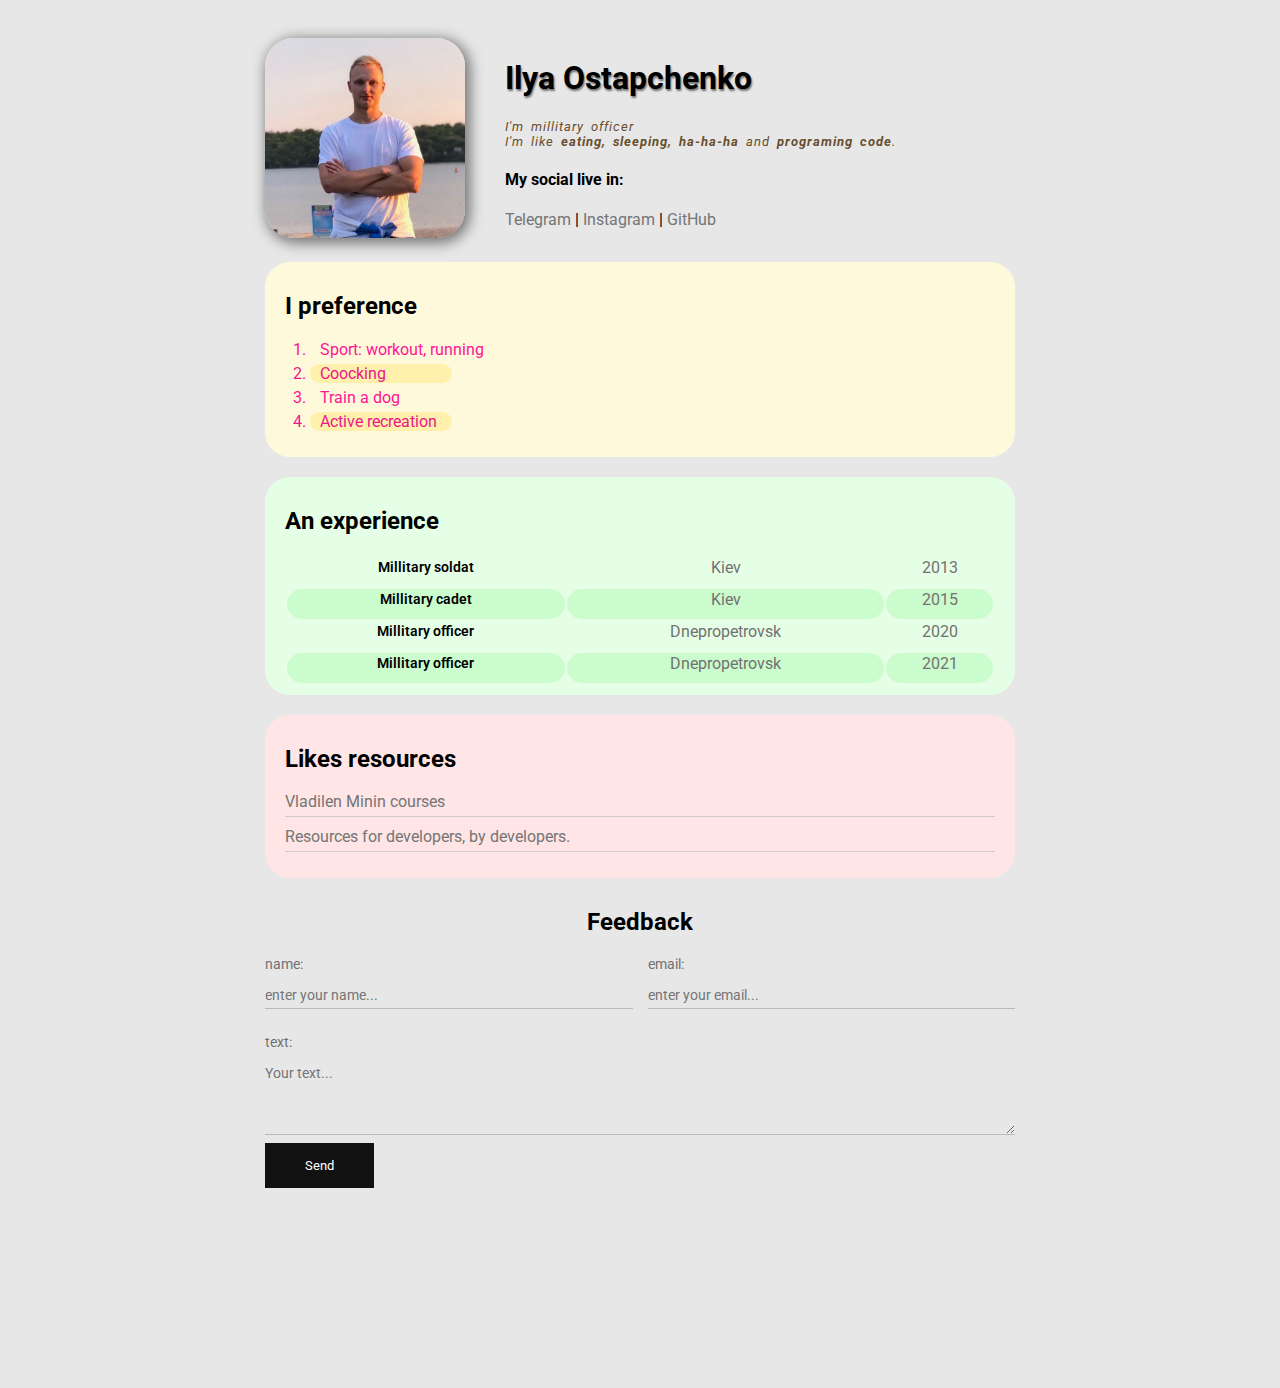
<file: index.html>
<!DOCTYPE html>
<html lang="en">

<head>
    <meta charset="UTF-8">
    <title color='red'>Ilya CV</title>
    <link rel="stylesheet" href="styles.css">
</head>

<body>
    <div class="container">
        <div class="info">
            <a href="http://127.0.0.1:5500/?"><img src="IMG_20200106_223917_240.jpg" alt="Ilya Mykolayovych"
                    class="avatar"></a>

            <div class="about-user">
                <h1>Ilya Ostapchenko</h1>
                <p>I'm millitary officer</p>
                <p>I'm like <strong>eating, sleeping, ha-ha-ha</strong>
                    and <strong>programing code</strong>.</p>
                <h4>My social live in:</h4>

                <a href="https://t.me/ilyamykolayovych" target="_blank">Telegram</a> |
                <a href="https://instagram.com/ilyaostap4enko" target="_blank">Instagram</a> |
                <a href="https://github.com/ilyaostapchenko/cv" target="_blank">GitHub</a>
            </div>
        </div>

        <div class="card bg-yellow">
            <h2>I preference</h2>
            <ol class="list_of_preference">
                <li>Sport: workout, running</li>
                <li>Coocking</li>
                <li>Train a dog</li>
                <li>Active recreation</li>
            </ol>
        </div>

        <div class="card bg-green">
            <h2>An experience</h2>
            <table class="table">
                <tr>
                    <td>Millitary soldat</td>
                    <td>Kiev</td>
                    <td>2013</td>
                </tr>
                <tr>
                    <td>Millitary cadet</td>
                    <td>Kiev</td>
                    <td>2015</td>
                </tr>
                <tr>
                    <td>Millitary officer</td>
                    <td>Dnepropetrovsk</td>
                    <td>2020</td>
                </tr>
                <tr>
                    <td>Millitary officer</td>
                    <td>Dnepropetrovsk</td>
                    <td>2021</td>
                </tr>
            </table>
        </div>

        <div class="card bg-red">
            <h2>Likes resources</h2>
            <ul class="resources_list">
                <li><a href="https://www.youtube.com/c/VladilenMinin" target="_blank">Vladilen Minin courses</a></li>
                <li><a href="https://developer.mozilla.org/ru/" target="_blank">Resources for developers, by
                        developers.</a></li>
            </ul>
        </div>

        <div class="contact">
            <h2>Feedback</h2>
            <form action="/" autocomplete="off">
                <div class="row">
                    <div class="form-group">
                        <label for="name">name:</label>
                        <input type="text" placeholder="enter your name..." id="name" autocomplete="off">
                    </div>

                    <div class="form-group">
                        <label for="email">email:</label>
                        <input type="email" placeholder="enter your email..." id="name" autocomplete="off">
                    </div>
                </div>

                <div class="form-group">
                    <label for="text">text:</label>
                    <textarea id="text" cols="22" rows="4" placeholder="Your text..."></textarea>
                </div>

                <input type="submit" value="Send" class="btn">
            </form>
            <!-- <form action="/">
                <label for="avatar">Choose a profile picture:</label>
                <input type="file" id="avatar" name="avatar" accept="image/png, image/jpeg">
                <input type="image" src="IMG_20200106_223917_240.jpg" alt="" height="200" >
            </form> -->
        </div>

        <div style="margin-bottom: 200px;"></div>

    </div>
</body>

</html>
</file>
<file: styles.css>
@import url('https://fonts.googleapis.com/css2?family=Roboto&display=swap');
body {
    background-color: rgba(228, 228, 228, 0.87);
    /* font-size: 16px;    
    font-weight: normal;
    font-family: 'Roboto', sans-serif; */
    font: normal 16px 'Roboto', sans-serif;
}

.container {
    max-width: 750px;
    margin: auto;
}

.container h1 {
    text-shadow: 1px 2px 2px rgba(114, 114, 114);
}

/* .social {
    background:bisque;
    border: 10px solid dodgerblue;
    padding: 5px 10px 15px 20px;
    margin: 5px 10px 15px 20px;
    /* border-bottom-style: dotted; */

/* border-bottom-right-radius: 70%;
    border-top-right-radius: 70%;
    border-left-style: none;
}  */

a {
    text-decoration: none;
    font-size: 16px;
    color: rgb(117, 117, 117);
}

a:hover {
    text-decoration: underline;
}

a:active {
    color: teal;
}

a:visited {
    color: teal;
}

.avatar {
    width: 200px;
    border-radius: 28px;
    box-shadow: 3px 3px 14px 2px rgb(114, 114, 114);
    /* box-shadow: 4px 4px 14px rgba(0, 0, 0, 0, 25); */
}

.list_of_preference {
    padding: 0px 25px;
}

.list_of_preference li {
    color: deeppink;
    margin-bottom: 5px;
    /* border-bottom: 1px solid silver; */
    padding-left: 10px;
}

.list_of_preference li:nth-child(even) {
    background: #fff1ac;
    border-radius: 20px;
    width: 20%;
    color: rgb(236, 22, 137);
}

/* .box-model > div {
    background-color: #000;
    height: 150px;
    /* margin-top: 20px; */

/* width: 25%;
    float: left;
    border: 2px solid red;
    box-sizing: border-box;
} */

.info {
    display: flex;
    padding-top: 30px;
    margin-bottom: 20px;
}

.info p {
    font-size: 13px;
    color: rgb(105, 79, 47);
    margin: 0;
    text-decoration: none;
    text-transform: none;
    font-style: oblique;
    letter-spacing: 1px;
    word-spacing: 3px;
}

@media (max-width: 700px) {
    .info {
        display: block;
        text-align: center;
    }
}

.about-user {
    margin-left: 40px;
}

.card {
    margin-bottom: 20px;
    padding: 10px 20px;
    border-radius: 25px;
}

.resources_list {
    list-style: none;
    padding: 0;
}

.resources_list li {
    margin-bottom: 10px;
    border-bottom: 1px solid #ccc;
    padding-bottom: 5px;
}

.resources_list a:hover {
    text-decoration: none;
    color: rgb(165, 165, 165)
}

.table {
    width: 100%;
    text-align: center;
}

.table td {
    padding-bottom: 10px;
}

.table td:nth-child(1) {
    font-weight: 600;
    font-size: 14px;
}

.table td:nth-child(2), .table td:nth-child(3) {
    color: rgb(116, 113, 113);
    border-radius: 30px;
}

.table tr:nth-child(even) {
    background: #bdfac2ad;
    border-radius: 30px;
}
.table td:nth-child(1) {
    
    border-radius: 30px;
}

.bg-yellow {
    background: #fff9dc;
}

.bg-green {
    background: #e5ffe7;
}

.bg-red {
    background: #ffe5e5;
}

.contact h2 {
    text-align: center;
    margin: 30px 0px 20px;
}

.form-group {
    display: block;
    color: rgb(112, 112, 112);
    font-size: 14px;
}

.form-group label {
    font-family: inherit;
    color: rgb(112, 112, 112);
    font-size: 14px;
    margin-bottom: 5px;
}

.form-group input,
.form-group textarea {
    box-sizing: border-box;
    outline: none;
    font-family: inherit;
    width: 100%;
    border: none;
    border-bottom: 1px solid rgb(185, 185, 185);
    /* margin-top: 7px; */
    margin-bottom: 5px;
    padding: 15px 0px 5px;
    background-color: transparent;
    font-size: 14px;
}

.row {
    display: flex;
    width: 100%;
    margin-bottom: 20px;
}

.row > .form-group {
    width: 50%;
}

.row .form-group:first-child {
    margin-right: 15px;
}

.btn {
    background: #111;
    color: #fff;
    border: none;
    padding: 15px 40px;
    font-family: inherit;
    cursor: pointer;
}

.btn:hover {
    opacity: 0.9;
}
</file>
